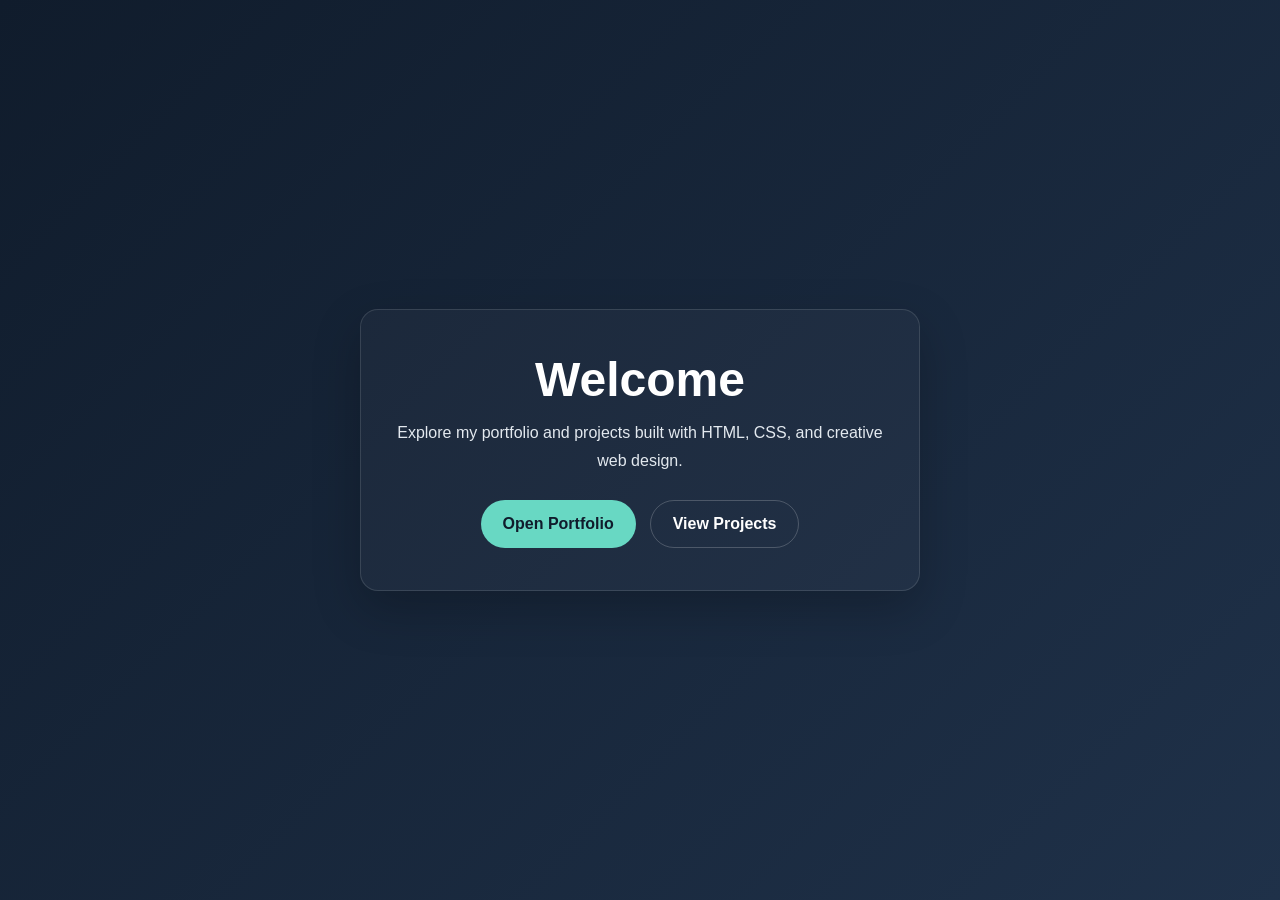
<file: index.html>
<!DOCTYPE html>
<html lang="en">
<head>
    <meta charset="UTF-8">
    <meta name="viewport" content="width=device-width, initial-scale=1.0">
    <title>Bhavesh Navandar | Home</title>
    <style>
        :root {
            --navy: #101c2c;
            --teal: #68d8c3;
            --white: #ffffff;
            --muted: #e3e9ef;
        }

        * { box-sizing: border-box; }

        body {
            margin: 0;
            min-height: 100vh;
            display: grid;
            place-items: center;
            background: linear-gradient(135deg, var(--navy), #1f3149);
            color: var(--white);
            font-family: Arial, sans-serif;
        }

        .card {
            width: min(92vw, 560px);
            padding: 42px 32px;
            border: 1px solid rgba(255,255,255,0.12);
            border-radius: 18px;
            background: rgba(255,255,255,0.03);
            box-shadow: 0 18px 48px rgba(0,0,0,0.22);
            text-align: center;
        }

        h1 {
            margin: 0 0 12px;
            font-size: clamp(2rem, 5vw, 3rem);
        }

        p {
            margin: 0 0 26px;
            color: var(--muted);
            line-height: 1.7;
        }

        .actions {
            display: flex;
            flex-wrap: wrap;
            justify-content: center;
            gap: 14px;
        }

        a {
            display: inline-flex;
            align-items: center;
            justify-content: center;
            min-height: 48px;
            padding: 0 22px;
            border-radius: 999px;
            text-decoration: none;
            font-weight: 700;
            transition: 0.2s ease;
        }

        .primary {
            background: var(--teal);
            color: var(--navy);
        }

        .secondary {
            border: 1px solid rgba(255,255,255,0.2);
            color: var(--white);
        }

        a:hover {
            transform: translateY(-2px);
        }
    </style>
</head>
<body>
    <main class="card">
        <h1>Welcome</h1>
        <p>Explore my portfolio and projects built with HTML, CSS, and creative web design.</p>
        <div class="actions">
            <a class="primary" href="portfolio.html">Open Portfolio</a>
            <a class="secondary" href="portfolio.html#projects">View Projects</a>
        </div>
    </main>
</body>
</html>
</file>
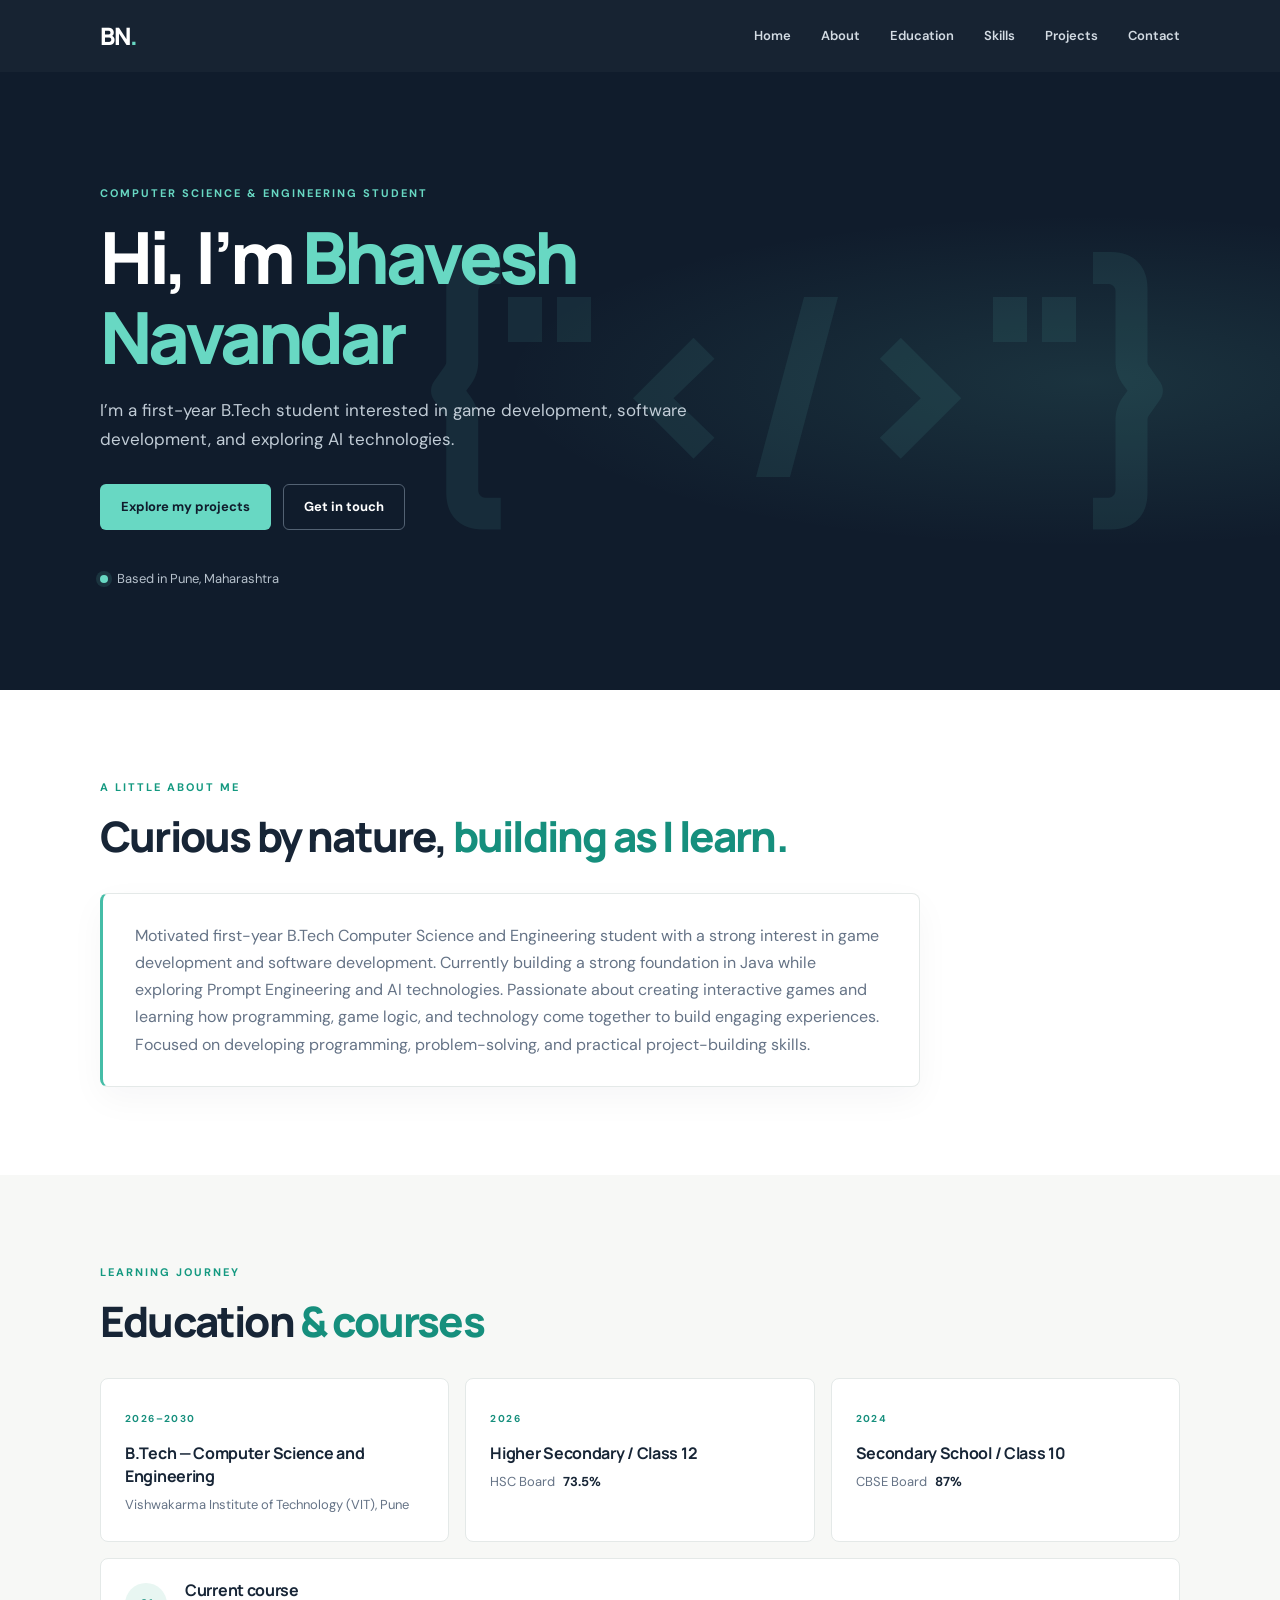
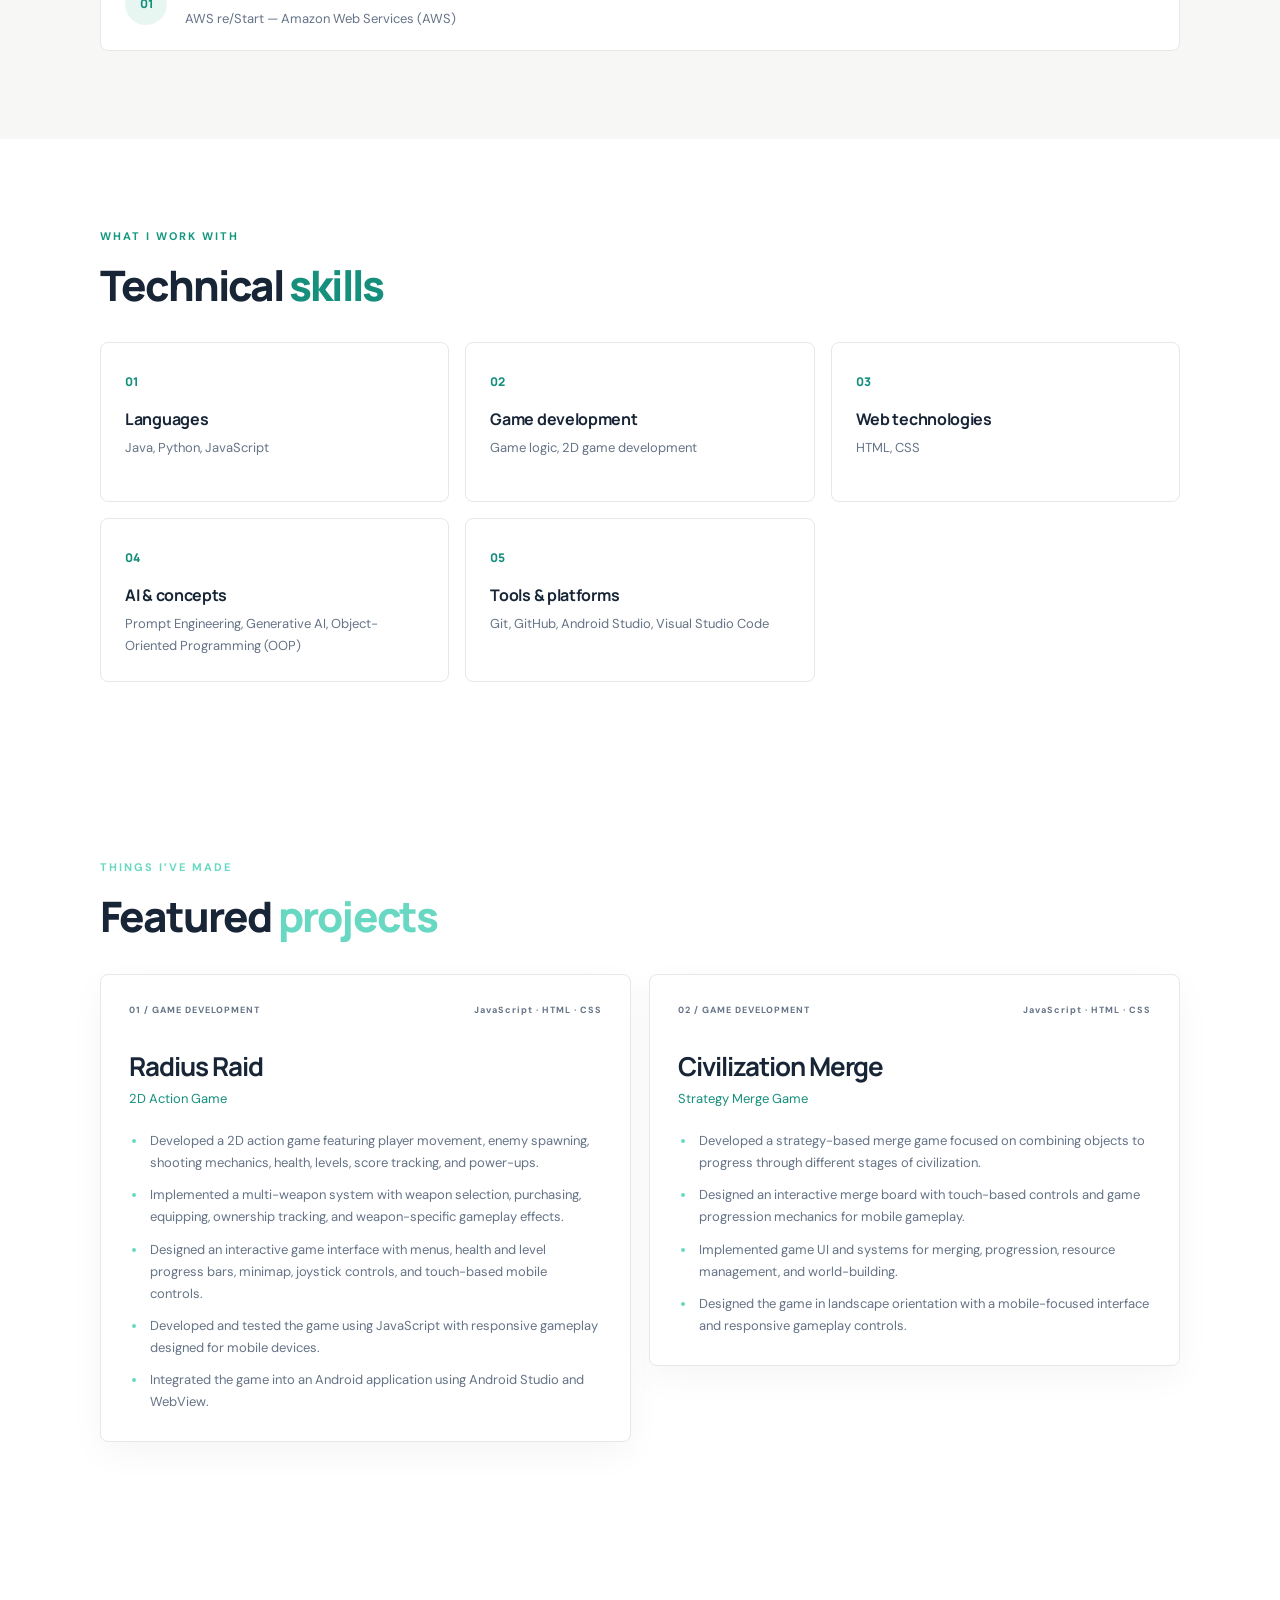
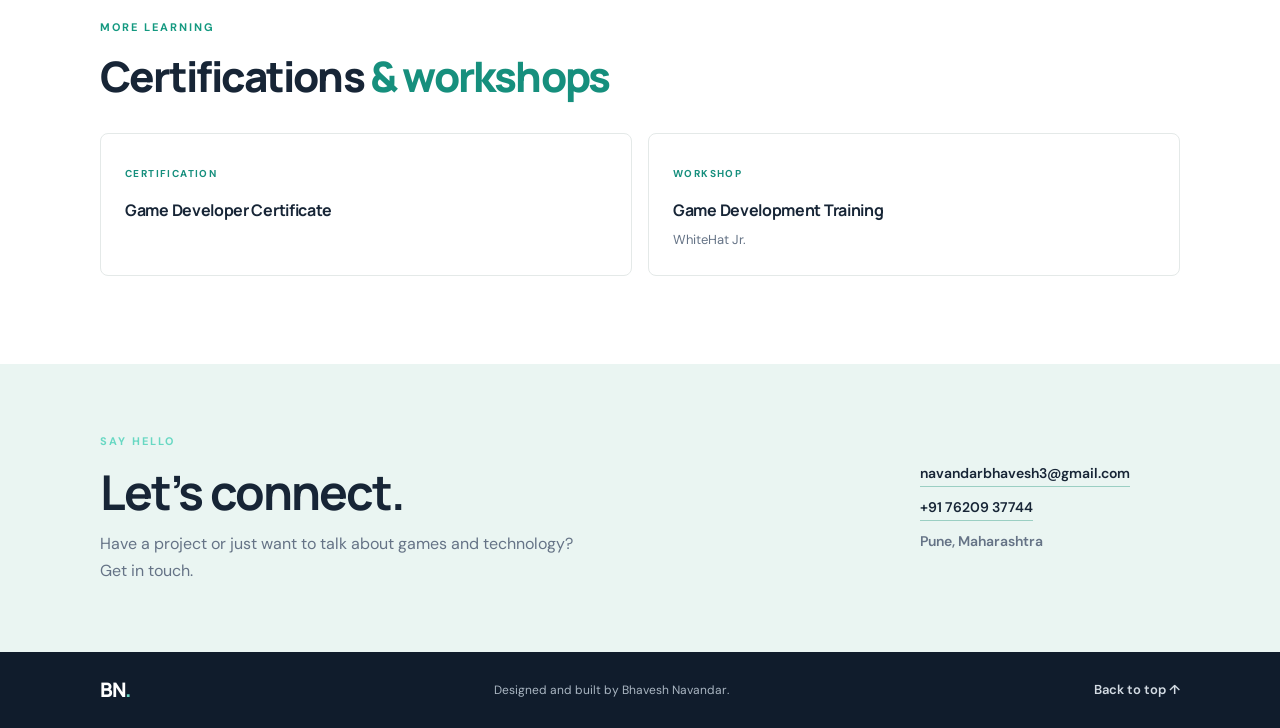
<file: portfolio.html>
<!DOCTYPE html>
<html lang="en">
<head>
    <meta charset="UTF-8">
    <meta name="viewport" content="width=device-width, initial-scale=1.0">
    <meta name="theme-color" content="#101c2c">
    <meta name="description" content="Bhavesh Navandar's portfolio, projects, education, and technical skills.">
    <title>Bhavesh Navandar | Portfolio</title>
    <link rel="stylesheet" href="styles.css">
</head>
<body>
    <header class="site-header">
        <nav class="nav container" aria-label="Main navigation">
            <a class="brand" href="#home">BN<span>.</span></a>
            <div class="nav-links">
                <a href="index.html">Home</a>
                <a href="#about">About</a>
                <a href="#education">Education</a>
                <a href="#skills">Skills</a>
                <a href="#projects">Projects</a>
                <a href="#contact">Contact</a>
            </div>
        </nav>
    </header>

    <main>
        <section class="hero" id="home">
            <div class="container hero-content">
                <p class="eyebrow">Computer Science &amp; Engineering Student</p>
                <h1>Hi, I’m <span>Bhavesh Navandar</span></h1>
                <p class="hero-copy">I’m a first-year B.Tech student interested in game development, software development, and exploring AI technologies.</p>
                <div class="hero-actions">
                    <a class="button button-primary" href="#projects">Explore my projects</a>
                    <a class="button button-outline" href="#contact">Get in touch</a>
                </div>
                <div class="hero-note">
                    <span class="status-dot" aria-hidden="true"></span>
                    <span>Based in Pune, Maharashtra</span>
                </div>
            </div>
            <div class="hero-decoration" aria-hidden="true">{"&lt;/&gt;"}</div>
        </section>

        <section class="section" id="about">
            <div class="container">
                <div class="section-heading">
                    <p class="eyebrow">A little about me</p>
                    <h2>Curious by nature, <span>building as I learn.</span></h2>
                </div>
                <div class="about-card">
                    <p>Motivated first-year B.Tech Computer Science and Engineering student with a strong interest in game development and software development. Currently building a strong foundation in Java while exploring Prompt Engineering and AI technologies. Passionate about creating interactive games and learning how programming, game logic, and technology come together to build engaging experiences. Focused on developing programming, problem-solving, and practical project-building skills.</p>
                </div>
            </div>
        </section>

        <section class="section section-tinted" id="education">
            <div class="container">
                <div class="section-heading">
                    <p class="eyebrow">Learning journey</p>
                    <h2>Education <span>&amp; courses</span></h2>
                </div>
                <div class="timeline">
                    <article class="timeline-card">
                        <span class="timeline-date">2026–2030</span>
                        <h3>B.Tech — Computer Science and Engineering</h3>
                        <p>Vishwakarma Institute of Technology (VIT), Pune</p>
                    </article>
                    <article class="timeline-card">
                        <span class="timeline-date">2026</span>
                        <h3>Higher Secondary / Class 12</h3>
                        <p>HSC Board <span class="result">73.5%</span></p>
                    </article>
                    <article class="timeline-card">
                        <span class="timeline-date">2024</span>
                        <h3>Secondary School / Class 10</h3>
                        <p>CBSE Board <span class="result">87%</span></p>
                    </article>
                </div>
                <div class="course-card">
                    <span class="card-icon" aria-hidden="true">01</span>
                    <div>
                        <h3>Current course</h3>
                        <p>AWS re/Start — Amazon Web Services (AWS)</p>
                    </div>
                </div>
            </div>
        </section>

        <section class="section" id="skills">
            <div class="container">
                <div class="section-heading">
                    <p class="eyebrow">What I work with</p>
                    <h2>Technical <span>skills</span></h2>
                </div>
                <div class="skills-grid">
                    <article class="skill-card">
                        <span class="skill-number">01</span>
                        <h3>Languages</h3>
                        <p>Java, Python, JavaScript</p>
                    </article>
                    <article class="skill-card">
                        <span class="skill-number">02</span>
                        <h3>Game development</h3>
                        <p>Game logic, 2D game development</p>
                    </article>
                    <article class="skill-card">
                        <span class="skill-number">03</span>
                        <h3>Web technologies</h3>
                        <p>HTML, CSS</p>
                    </article>
                    <article class="skill-card">
                        <span class="skill-number">04</span>
                        <h3>AI &amp; concepts</h3>
                        <p>Prompt Engineering, Generative AI, Object-Oriented Programming (OOP)</p>
                    </article>
                    <article class="skill-card">
                        <span class="skill-number">05</span>
                        <h3>Tools &amp; platforms</h3>
                        <p>Git, GitHub, Android Studio, Visual Studio Code</p>
                    </article>
                </div>
            </div>
        </section>

        <section class="section section-dark" id="projects">
            <div class="container">
                <div class="section-heading">
                    <p class="eyebrow">Things I’ve made</p>
                    <h2>Featured <span>projects</span></h2>
                </div>
                <div class="projects-grid">
                    <article class="project-card">
                        <div class="project-topline"><span>01 / GAME DEVELOPMENT</span><span>JavaScript · HTML · CSS</span></div>
                        <h3>Radius Raid</h3>
                        <p class="project-subtitle">2D Action Game</p>
                        <ul>
                            <li>Developed a 2D action game featuring player movement, enemy spawning, shooting mechanics, health, levels, score tracking, and power-ups.</li>
                            <li>Implemented a multi-weapon system with weapon selection, purchasing, equipping, ownership tracking, and weapon-specific gameplay effects.</li>
                            <li>Designed an interactive game interface with menus, health and level progress bars, minimap, joystick controls, and touch-based mobile controls.</li>
                            <li>Developed and tested the game using JavaScript with responsive gameplay designed for mobile devices.</li>
                            <li>Integrated the game into an Android application using Android Studio and WebView.</li>
                        </ul>
                    </article>
                    <article class="project-card">
                        <div class="project-topline"><span>02 / GAME DEVELOPMENT</span><span>JavaScript · HTML · CSS</span></div>
                        <h3>Civilization Merge</h3>
                        <p class="project-subtitle">Strategy Merge Game</p>
                        <ul>
                            <li>Developed a strategy-based merge game focused on combining objects to progress through different stages of civilization.</li>
                            <li>Designed an interactive merge board with touch-based controls and game progression mechanics for mobile gameplay.</li>
                            <li>Implemented game UI and systems for merging, progression, resource management, and world-building.</li>
                            <li>Designed the game in landscape orientation with a mobile-focused interface and responsive gameplay controls.</li>
                        </ul>
                    </article>
                </div>
            </div>
        </section>

        <section class="section" id="experience">
            <div class="container">
                <div class="section-heading">
                    <p class="eyebrow">More learning</p>
                    <h2>Certifications <span>&amp; workshops</span></h2>
                </div>
                <div class="extras-grid">
                    <article class="extra-card">
                        <span class="extra-label">CERTIFICATION</span>
                        <h3>Game Developer Certificate</h3>
                    </article>
                    <article class="extra-card">
                        <span class="extra-label">WORKSHOP</span>
                        <h3>Game Development Training</h3>
                        <p>WhiteHat Jr.</p>
                    </article>
                </div>
            </div>
        </section>

        <section class="contact-section" id="contact">
            <div class="container contact-content">
                <div>
                    <p class="eyebrow">Say hello</p>
                    <h2>Let’s connect.</h2>
                    <p class="contact-copy">Have a project or just want to talk about games and technology? Get in touch.</p>
                </div>
                <div class="contact-links">
                    <a href="mailto:navandarbhavesh3@gmail.com">navandarbhavesh3@gmail.com</a>
                    <a href="tel:+917620937744">+91 76209 37744</a>
                    <span>Pune, Maharashtra</span>
                </div>
            </div>
        </section>
    </main>

    <footer class="footer">
        <div class="container footer-content">
            <a class="brand" href="#home">BN<span>.</span></a>
            <p>Designed and built by Bhavesh Navandar.</p>
            <a href="#home">Back to top ↑</a>
        </div>
    </footer>
</body>
</html>
</file>
<file: styles.css>
@import url('https://fonts.googleapis.com/css2?family=DM+Sans:wght@400;500;600;700&family=Manrope:wght@400;500;600;700;800&display=swap');

:root {
    color-scheme: light;
    --ink: #172536;
    --muted: #657386;
    --navy: #101c2c;
    --navy-soft: #17283d;
    --teal: #68d8c3;
    --paper: #f7f8f6;
    --white: #ffffff;
    --line: #e4e9e8;
    --content-width: 1080px;
}

* {
    box-sizing: border-box;
}

html {
    scroll-behavior: smooth;
    scroll-padding-top: 84px;
}

body {
    margin: 0;
    background: var(--white);
    color: var(--ink);
    font-family: "DM Sans", sans-serif;
    font-size: 16px;
    line-height: 1.7;
    -webkit-font-smoothing: antialiased;
}

a {
    color: inherit;
    text-decoration: none;
}

a:focus-visible {
    outline: 3px solid var(--teal);
    outline-offset: 4px;
}

.container {
    width: min(var(--content-width), calc(100% - 48px));
    margin: 0 auto;
}

.site-header {
    position: sticky;
    z-index: 10;
    top: 0;
    background: rgba(16, 28, 44, 0.97);
    backdrop-filter: blur(12px);
}

.nav,
.nav-links,
.hero-actions,
.footer-content {
    display: flex;
    align-items: center;
}

.nav {
    min-height: 72px;
    justify-content: space-between;
    gap: 24px;
}

.brand {
    color: var(--white);
    font-family: "Manrope", sans-serif;
    font-size: 24px;
    font-weight: 800;
    letter-spacing: -1.5px;
}

.brand span {
    color: var(--teal);
}

.nav-links {
    gap: 30px;
}

.nav-links a,
.footer-content > a:last-child {
    color: #d3dbe3;
    font-size: 13px;
    font-weight: 600;
    transition: color 160ms ease;
}

.nav-links a:hover,
.footer-content > a:last-child:hover {
    color: var(--teal);
}

.hero {
    position: relative;
    overflow: hidden;
    background:
        radial-gradient(ellipse at 85% 50%, rgba(104, 216, 195, 0.12), transparent 38%),
        var(--navy);
    color: var(--white);
}

.hero-content {
    position: relative;
    z-index: 1;
    padding-top: 112px;
    padding-bottom: 100px;
}

.eyebrow {
    margin: 0 0 14px;
    color: #149980;
    font-size: 11px;
    font-weight: 700;
    letter-spacing: 2px;
    text-transform: uppercase;
}

.hero .eyebrow,
.section-dark .eyebrow,
.contact-section .eyebrow {
    color: var(--teal);
}

h1,
h2,
h3,
p {
    margin-top: 0;
}

h1,
h2,
h3 {
    font-family: "Manrope", sans-serif;
}

.hero h1 {
    max-width: 760px;
    margin-bottom: 18px;
    font-size: clamp(42px, 7vw, 72px);
    font-weight: 800;
    letter-spacing: -4px;
    line-height: 1.12;
}

.hero h1 span,
.section-heading h2 span {
    color: var(--teal);
}

.hero-copy {
    max-width: 600px;
    margin-bottom: 30px;
    color: #c1ccd6;
    font-size: 17px;
}

.hero-actions {
    flex-wrap: wrap;
    gap: 12px;
}

.button {
    display: inline-flex;
    min-height: 46px;
    align-items: center;
    justify-content: center;
    padding: 0 20px;
    border: 1px solid transparent;
    border-radius: 6px;
    font-size: 13px;
    font-weight: 700;
    transition: transform 160ms ease, background 160ms ease;
}

.button:hover {
    transform: translateY(-2px);
}

.button-primary {
    background: var(--teal);
    color: var(--navy);
}

.button-primary:hover {
    background: #83e5d3;
}

.button-outline {
    border-color: #536273;
    color: var(--white);
}

.button-outline:hover {
    background: rgba(255, 255, 255, 0.08);
}

.hero-note {
    display: flex;
    align-items: center;
    gap: 9px;
    margin-top: 38px;
    color: #b6c1cc;
    font-size: 13px;
}

.status-dot {
    width: 8px;
    height: 8px;
    border-radius: 50%;
    background: var(--teal);
    box-shadow: 0 0 0 4px rgba(104, 216, 195, 0.13);
}

.hero-decoration {
    position: absolute;
    top: 50%;
    right: max(5%, calc((100% - var(--content-width)) / 2));
    color: rgba(104, 216, 195, 0.09);
    font-family: "Manrope", sans-serif;
    font-size: clamp(100px, 20vw, 250px);
    font-weight: 800;
    letter-spacing: -18px;
    line-height: 1;
    transform: translateY(-50%);
    user-select: none;
}

.section {
    padding: 88px 0;
}

.section-tinted {
    background: var(--paper);
}

.section-heading {
    margin-bottom: 32px;
}

.section-heading h2 {
    margin-bottom: 0;
    font-size: clamp(30px, 4vw, 42px);
    font-weight: 800;
    letter-spacing: -1.8px;
    line-height: 1.2;
}

.section-heading h2 span {
    color: #168f7d;
}

.about-card {
    max-width: 820px;
    padding: 28px 32px;
    border: 1px solid var(--line);
    border-left: 3px solid #45bda7;
    border-radius: 8px;
    background: var(--white);
    box-shadow: 0 12px 35px rgba(23, 37, 54, 0.04);
}

.about-card p {
    margin: 0;
    color: var(--muted);
}

.timeline {
    display: grid;
    grid-template-columns: repeat(3, minmax(0, 1fr));
    gap: 16px;
}

.timeline-card,
.skill-card,
.extra-card {
    padding: 24px;
    border: 1px solid var(--line);
    border-radius: 8px;
    background: var(--white);
}

.timeline-date,
.extra-label {
    color: #168f7d;
    font-size: 10px;
    font-weight: 700;
    letter-spacing: 1.4px;
    text-transform: uppercase;
}

.timeline-card h3,
.skill-card h3,
.course-card h3,
.extra-card h3 {
    margin: 12px 0 6px;
    font-size: 16px;
    letter-spacing: -0.3px;
    line-height: 1.45;
}

.timeline-card p,
.skill-card p,
.course-card p,
.extra-card p {
    margin-bottom: 0;
    color: var(--muted);
    font-size: 13px;
}

.result {
    display: inline-block;
    margin-left: 5px;
    color: var(--ink);
    font-weight: 700;
}

.course-card {
    display: flex;
    align-items: center;
    gap: 18px;
    margin-top: 16px;
    padding: 20px 24px;
    border: 1px solid var(--line);
    border-radius: 8px;
    background: var(--white);
}

.course-card h3 {
    margin-top: 0;
}

.card-icon,
.skill-number {
    color: #168f7d;
    font-family: "Manrope", sans-serif;
    font-size: 12px;
    font-weight: 800;
}

.card-icon {
    display: grid;
    width: 42px;
    height: 42px;
    flex: 0 0 auto;
    place-items: center;
    border-radius: 50%;
    background: #e8f6f2;
}

.skills-grid {
    display: grid;
    grid-template-columns: repeat(3, minmax(0, 1fr));
    gap: 16px;
}

.skill-card {
    min-height: 160px;
    transition: transform 160ms ease, box-shadow 160ms ease;
}

.skill-card:hover,
.extra-card:hover {
    transform: translateY(-3px);
    box-shadow: 0 12px 28px rgba(23, 37, 54, 0.08);
}

.skill-card h3 {
    margin-top: 14px;
}

.section-dark {
    background: var(--white);
    color: var(--ink);
}

.section-dark .section-heading h2 span {
    color: var(--teal);
}

.projects-grid {
    display: grid;
    grid-template-columns: repeat(2, minmax(0, 1fr));
    align-items: start;
    gap: 18px;
}

.project-card {
    padding: 28px;
    border: 1px solid var(--line);
    border-radius: 8px;
    background: var(--white);
    box-shadow: 0 12px 35px rgba(23, 37, 54, 0.04);
}

.project-topline {
    display: flex;
    flex-wrap: wrap;
    justify-content: space-between;
    gap: 8px;
    color: var(--muted);
    font-size: 9px;
    font-weight: 700;
    letter-spacing: 1px;
}

.project-card h3 {
    margin: 26px 0 0;
    color: var(--ink);
    font-size: 26px;
    letter-spacing: -1px;
}

.project-subtitle {
    margin: 0 0 20px;
    color: #168f7d;
    font-size: 13px;
}

.project-card ul {
    margin: 0;
    padding-left: 18px;
    color: var(--muted);
    font-size: 13px;
}

.project-card li {
    padding-left: 3px;
}

.project-card li + li {
    margin-top: 10px;
}

.project-card li::marker {
    color: var(--teal);
}

.extras-grid {
    display: grid;
    grid-template-columns: repeat(2, minmax(0, 1fr));
    gap: 16px;
}

.extra-card {
    transition: transform 160ms ease, box-shadow 160ms ease;
}

.extra-card h3 {
    margin-top: 14px;
}

.contact-section {
    padding: 68px 0;
    background: #eaf5f2;
}

.contact-content {
    display: flex;
    align-items: center;
    justify-content: space-between;
    gap: 36px;
}

.contact-content h2 {
    margin-bottom: 10px;
    font-size: clamp(34px, 5vw, 48px);
    letter-spacing: -2px;
    line-height: 1.15;
}

.contact-copy {
    max-width: 480px;
    margin-bottom: 0;
    color: var(--muted);
}

.contact-links {
    display: grid;
    gap: 9px;
    min-width: 260px;
    font-size: 14px;
    font-weight: 600;
}

.contact-links a {
    width: fit-content;
    border-bottom: 1px solid #9bcfc3;
}

.contact-links span {
    color: var(--muted);
}

.footer {
    background: var(--navy);
}

.footer-content {
    min-height: 76px;
    justify-content: space-between;
    gap: 20px;
}

.footer-content .brand {
    font-size: 20px;
}

.footer-content p {
    margin: 0;
    color: #aab6c2;
    font-size: 12px;
}

@media (max-width: 760px) {
    .nav {
        min-height: 64px;
    }

    .nav-links {
        gap: 16px;
    }

    .nav-links a {
        font-size: 11px;
    }

    .hero-content {
        padding-top: 88px;
        padding-bottom: 76px;
    }

    .hero-decoration {
        top: auto;
        right: 24px;
        bottom: 10px;
        font-size: 110px;
        transform: none;
    }

    .section {
        padding: 68px 0;
    }

    .timeline,
    .skills-grid {
        grid-template-columns: repeat(2, minmax(0, 1fr));
    }
}

@media (max-width: 560px) {
    .container {
        width: min(var(--content-width), calc(100% - 36px));
    }

    .nav {
        align-items: flex-start;
        flex-direction: column;
        justify-content: center;
        gap: 4px;
        padding: 10px 0;
    }

    .brand {
        font-size: 20px;
    }

    .nav-links {
        width: 100%;
        justify-content: space-between;
        gap: 8px;
    }

    .nav-links a {
        font-size: 10px;
    }

    .hero-content {
        padding-top: 72px;
        padding-bottom: 68px;
    }

    .hero h1 {
        font-size: clamp(39px, 12vw, 58px);
        letter-spacing: -2.5px;
    }

    .hero-copy {
        font-size: 15px;
    }

    .hero-decoration {
        right: 12px;
        bottom: 6px;
        font-size: 78px;
        letter-spacing: -8px;
    }

    .section {
        padding: 58px 0;
    }

    .section-heading {
        margin-bottom: 24px;
    }

    .about-card,
    .project-card {
        padding: 22px;
    }

    .timeline,
    .skills-grid,
    .projects-grid,
    .extras-grid {
        grid-template-columns: 1fr;
    }

    .timeline-card,
    .skill-card,
    .extra-card {
        padding: 21px;
    }

    .skill-card {
        min-height: auto;
    }

    .contact-content {
        align-items: flex-start;
        flex-direction: column;
        gap: 24px;
    }

    .contact-links {
        min-width: 0;
    }

    .footer-content {
        min-height: 72px;
        flex-wrap: wrap;
        gap: 8px 14px;
        padding: 14px 0;
    }

    .footer-content p {
        order: 1;
        width: 100%;
    }
}

@media (prefers-reduced-motion: reduce) {
    *,
    *::before,
    *::after {
        scroll-behavior: auto !important;
        transition-duration: 0.01ms !important;
    }
}
</file>
